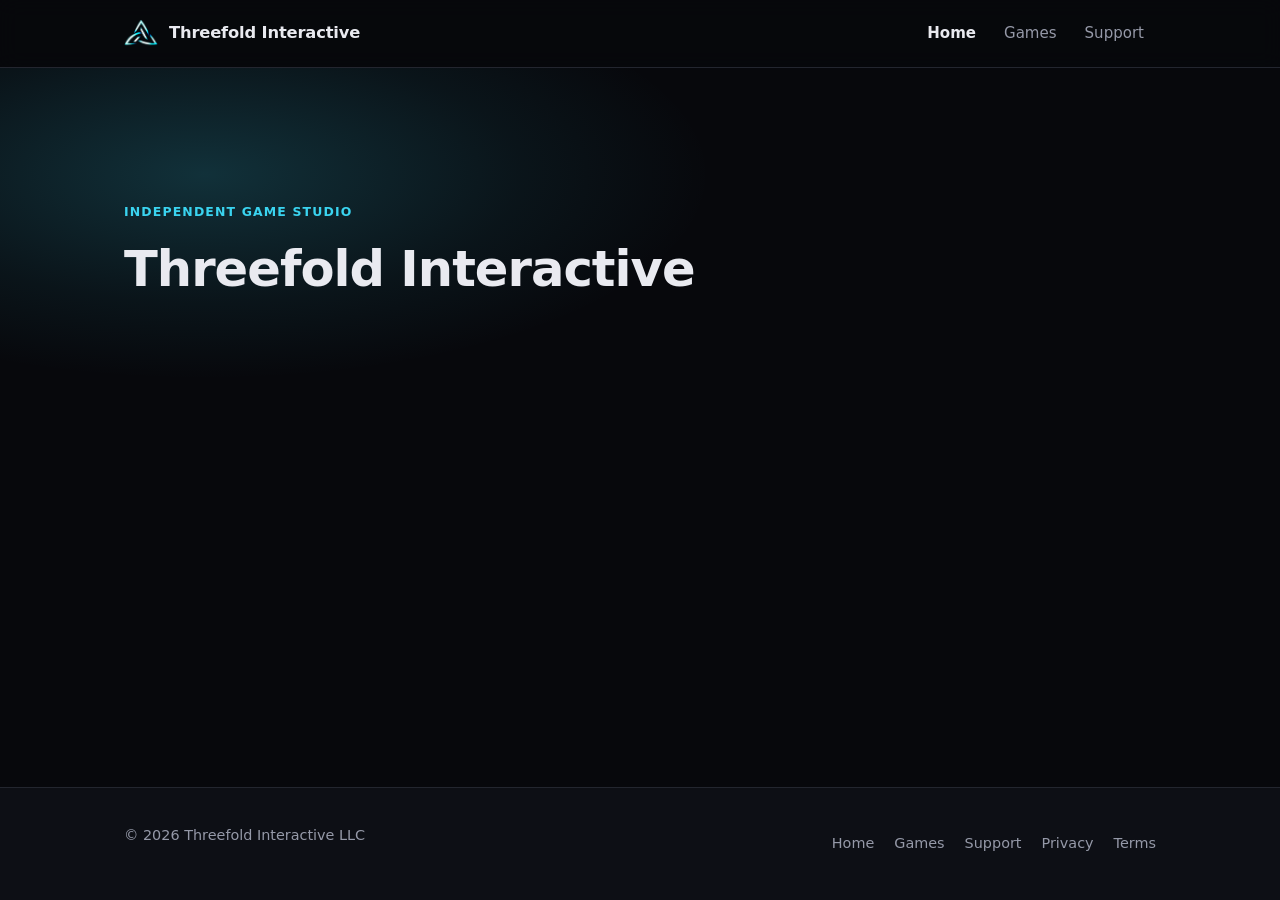
<file: index.html>
<!DOCTYPE html>
<html lang="en">
<head>
  <meta charset="UTF-8" />
  <meta name="viewport" content="width=device-width, initial-scale=1.0" />
  <title>Threefold Interactive LLC — Independent Game Studio</title>
  <meta name="description" content="Threefold Interactive LLC is an independent game studio. Our first game, Broken Divide, is a party-based autobattler, out now on Steam." />
  <link rel="canonical" href="https://threefoldinteractive.com/" />
  <meta name="theme-color" content="#07080c" />

  <meta property="og:type" content="website" />
  <meta property="og:site_name" content="Threefold Interactive LLC" />
  <meta property="og:title" content="Threefold Interactive LLC — Independent Game Studio" />
  <meta property="og:description" content="An independent game studio. Our first game, Broken Divide, is a party-based autobattler, out now on Steam." />
  <meta property="og:url" content="https://threefoldinteractive.com/" />
  <meta property="og:image" content="https://threefoldinteractive.com/assets/og-image.png" />
  <meta property="og:image:width" content="1200" />
  <meta property="og:image:height" content="630" />
  <meta name="twitter:card" content="summary_large_image" />

  <link rel="icon" href="/favicon.png" type="image/png" />
  <link rel="apple-touch-icon" href="/favicon.png" />
  <link rel="stylesheet" href="/assets/styles.css" />
</head>
<body>
  <a class="skip-link" href="#main">Skip to content</a>

  <header class="site-header">
    <div class="wrap">
      <a class="brand" href="/">
        <img src="/assets/logo-mark-web.png" alt="" width="34" height="28" />
        Threefold Interactive
      </a>
      <nav class="nav" aria-label="Primary">
        <a href="/" aria-current="page">Home</a>
        <a href="/games.html">Games</a>
        <a href="/support.html">Support</a>
      </nav>
    </div>
  </header>

  <main id="main">
    <section class="hero">
      <div class="wrap">
        <span class="eyebrow">Independent game studio</span>
        <h1>Threefold Interactive</h1>
      </div>
    </section>
  </main>

  <footer class="site-footer">
    <div class="wrap">
      <p>&copy; 2026 Threefold Interactive LLC</p>
      <nav aria-label="Footer">
        <a href="/">Home</a>
        <a href="/games.html">Games</a>
        <a href="/support.html">Support</a>
        <a href="/privacy.html">Privacy</a>
        <a href="/terms.html">Terms</a>
      </nav>
    </div>
  </footer>
</body>
</html>
</file>
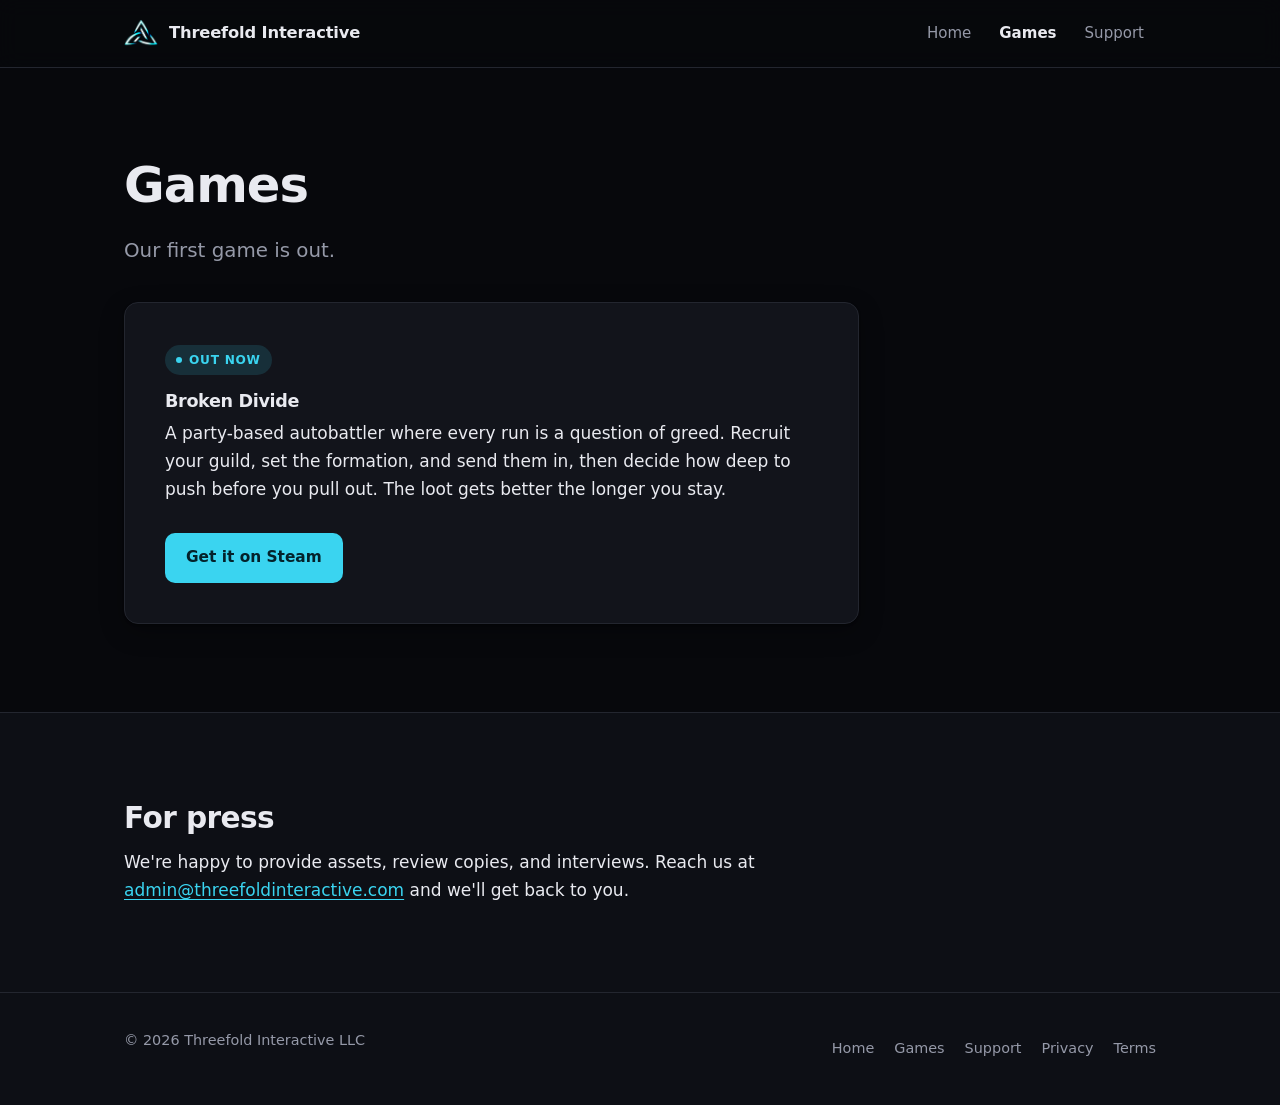
<file: games.html>
<!DOCTYPE html>
<html lang="en">
<head>
  <meta charset="UTF-8" />
  <meta name="viewport" content="width=device-width, initial-scale=1.0" />
  <title>Games — Threefold Interactive LLC</title>
  <meta name="description" content="Broken Divide is a party-based autobattler where every run is a question of greed. Out now on Steam from Threefold Interactive LLC." />
  <link rel="canonical" href="https://threefoldinteractive.com/games.html" />
  <meta name="theme-color" content="#07080c" />

  <meta property="og:type" content="website" />
  <meta property="og:site_name" content="Threefold Interactive LLC" />
  <meta property="og:title" content="Games — Threefold Interactive LLC" />
  <meta property="og:description" content="Broken Divide is a party-based autobattler where every run is a question of greed. Out now on Steam from Threefold Interactive LLC." />
  <meta property="og:url" content="https://threefoldinteractive.com/games.html" />
  <meta property="og:image" content="https://threefoldinteractive.com/assets/og-image.png" />
  <meta property="og:image:width" content="1200" />
  <meta property="og:image:height" content="630" />
  <meta name="twitter:card" content="summary_large_image" />

  <link rel="icon" href="/favicon.png" type="image/png" />
  <link rel="apple-touch-icon" href="/favicon.png" />
  <link rel="stylesheet" href="/assets/styles.css" />
</head>
<body>
  <a class="skip-link" href="#main">Skip to content</a>

  <header class="site-header">
    <div class="wrap">
      <a class="brand" href="/">
        <img src="/assets/logo-mark-web.png" alt="" width="34" height="28" />
        Threefold Interactive
      </a>
      <nav class="nav" aria-label="Primary">
        <a href="/">Home</a>
        <a href="/games.html" aria-current="page">Games</a>
        <a href="/support.html">Support</a>
      </nav>
    </div>
  </header>

  <main id="main">
    <section>
      <div class="wrap">
        <h1>Games</h1>
        <p class="lede">
          Our first game is out.
        </p>

        <div class="status-card" style="margin-top: 34px">
          <span class="tag tag-live">Out now</span>
          <h3>Broken Divide</h3>
          <p>
            A party-based autobattler where every run is a question of greed.
            Recruit your guild, set the formation, and send them in, then decide
            how deep to push before you pull out. The loot gets better the
            longer you stay.
          </p>
          <div class="actions">
            <a class="btn btn-primary" href="https://store.steampowered.com/app/4525630/Broken_Divide/" target="_blank" rel="noopener noreferrer" aria-label="Get Broken Divide on Steam (opens in a new tab)">Get it on Steam</a>
          </div>
        </div>

        <!--
          ── Adding another game ───────────────────────────────────────────────
          For a second title, copy the status-card block above and change the
          name, description, and store link. Use <span class="tag"> without
          tag-live for something still in development — that renders amber
          instead of cyan.

          Once there are three or more, wrap them in <div class="grid"> and
          switch the cards to <article class="card"> so they lay out in
          columns instead of stacking.

          For screenshots, add: <img src="/assets/GAME-screenshot.png"
          alt="Describe what the screenshot shows" width="1200" height="675" />
          ──────────────────────────────────────────────────────────────────────
        -->
      </div>
    </section>

    <section class="section-alt">
      <div class="wrap prose">
        <h2>For press</h2>
        <p>
          We're happy to provide assets, review copies, and interviews. Reach us
          at
          <a href="mailto:admin@threefoldinteractive.com">admin@threefoldinteractive.com</a>
          and we'll get back to you.
        </p>
      </div>
    </section>
  </main>

  <footer class="site-footer">
    <div class="wrap">
      <p>&copy; 2026 Threefold Interactive LLC</p>
      <nav aria-label="Footer">
        <a href="/">Home</a>
        <a href="/games.html">Games</a>
        <a href="/support.html">Support</a>
        <a href="/privacy.html">Privacy</a>
        <a href="/terms.html">Terms</a>
      </nav>
    </div>
  </footer>
</body>
</html>
</file>
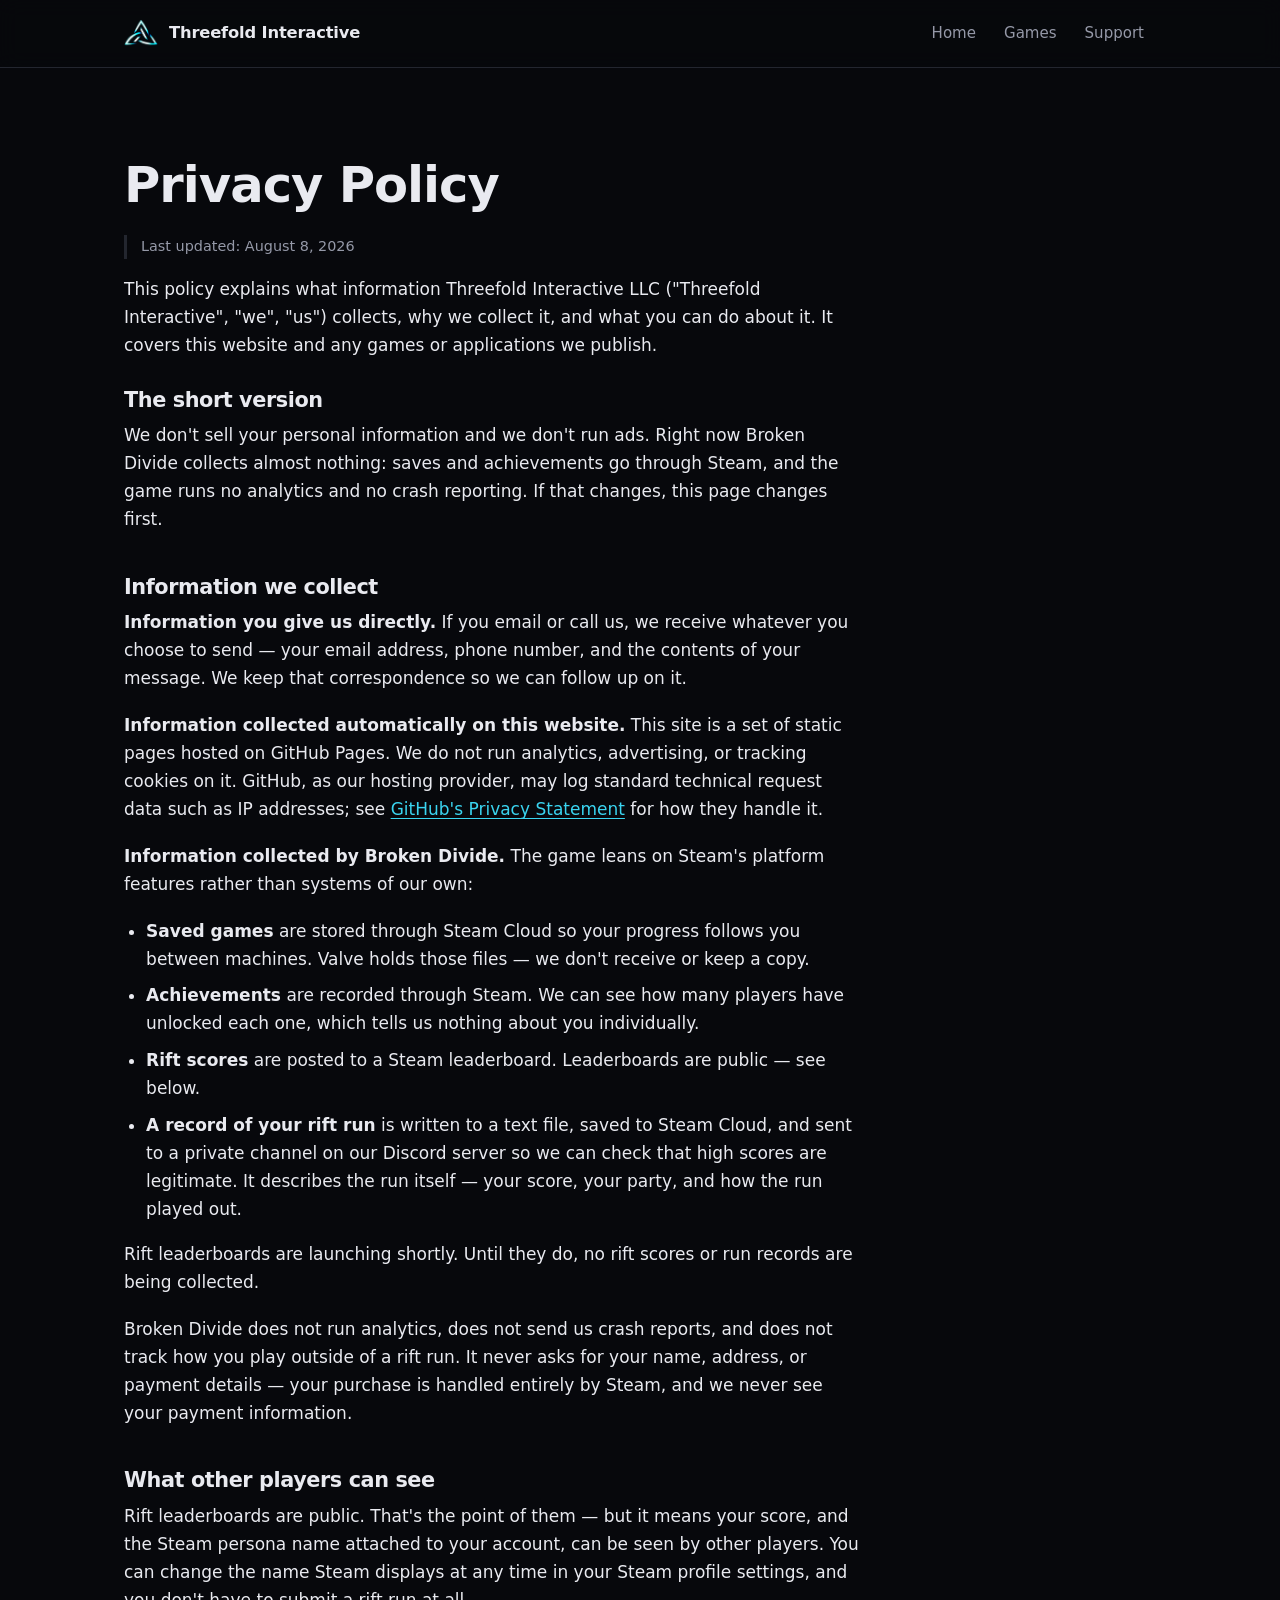
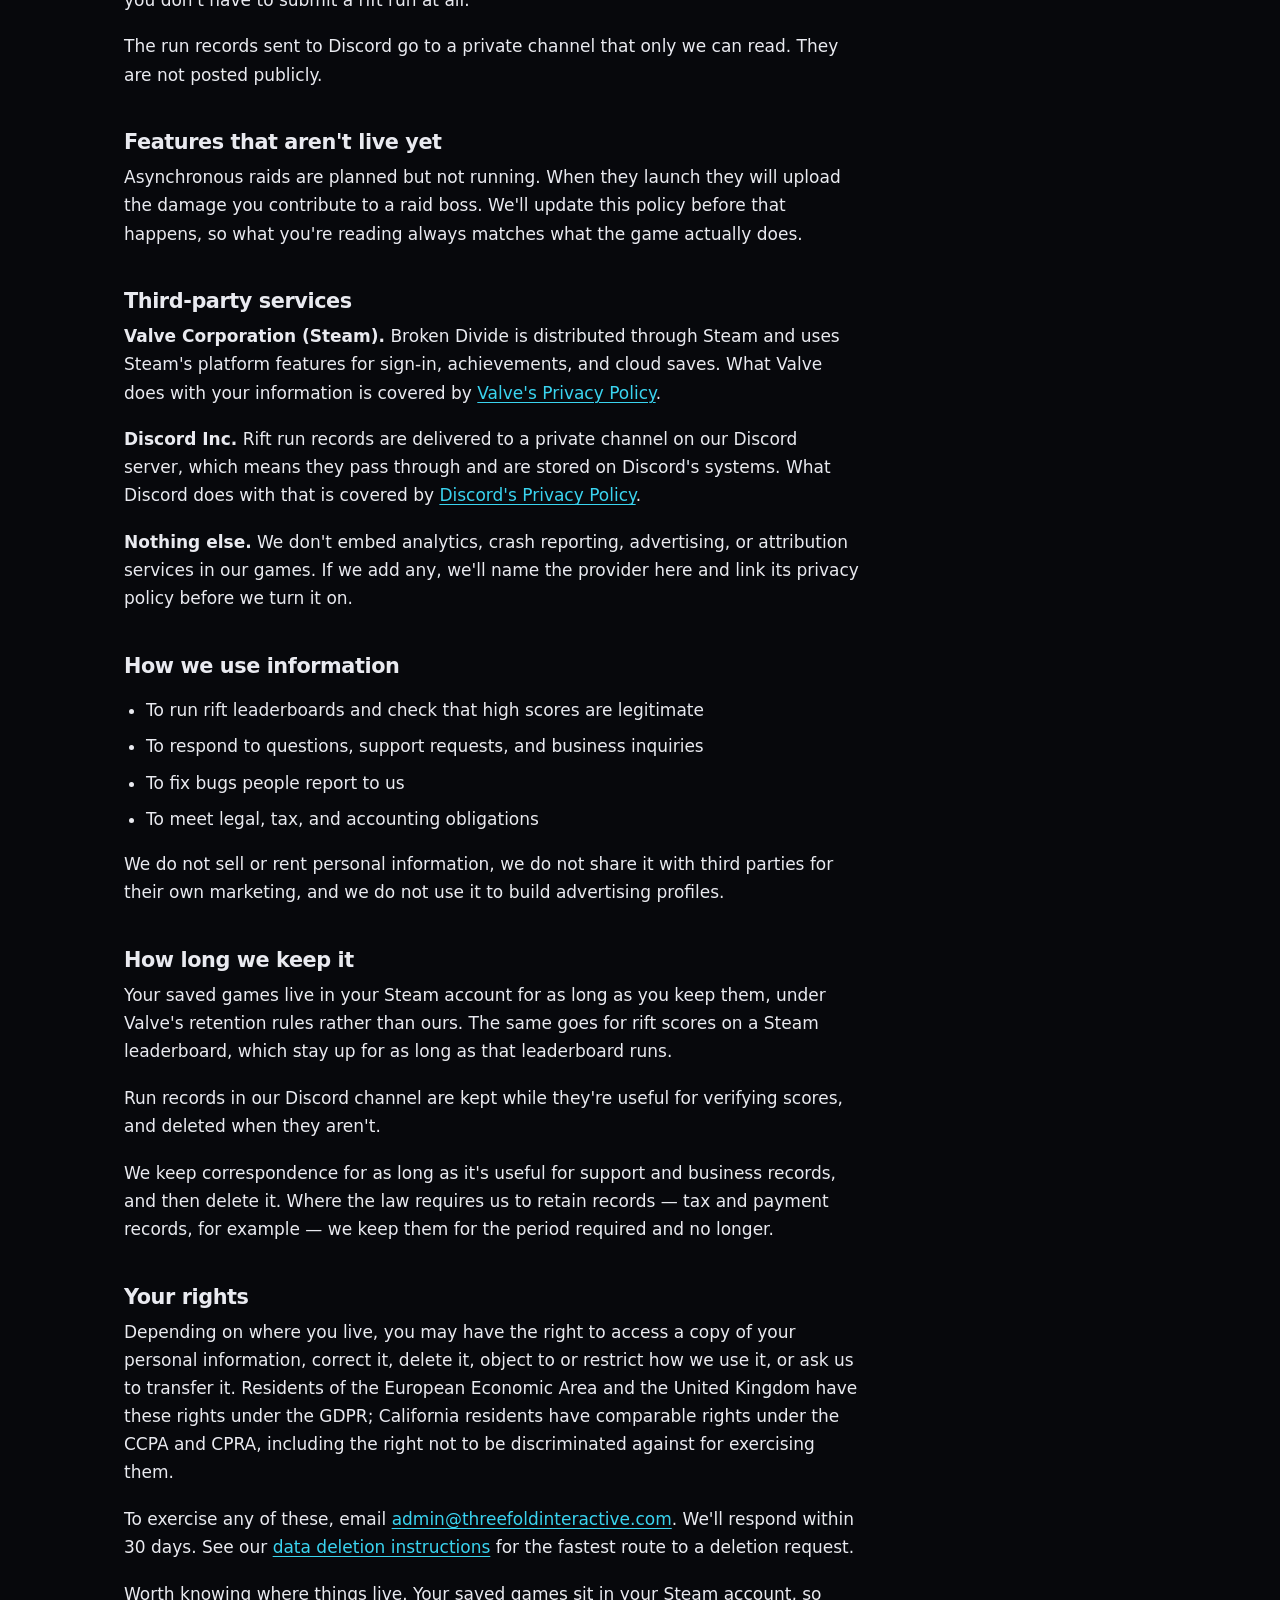
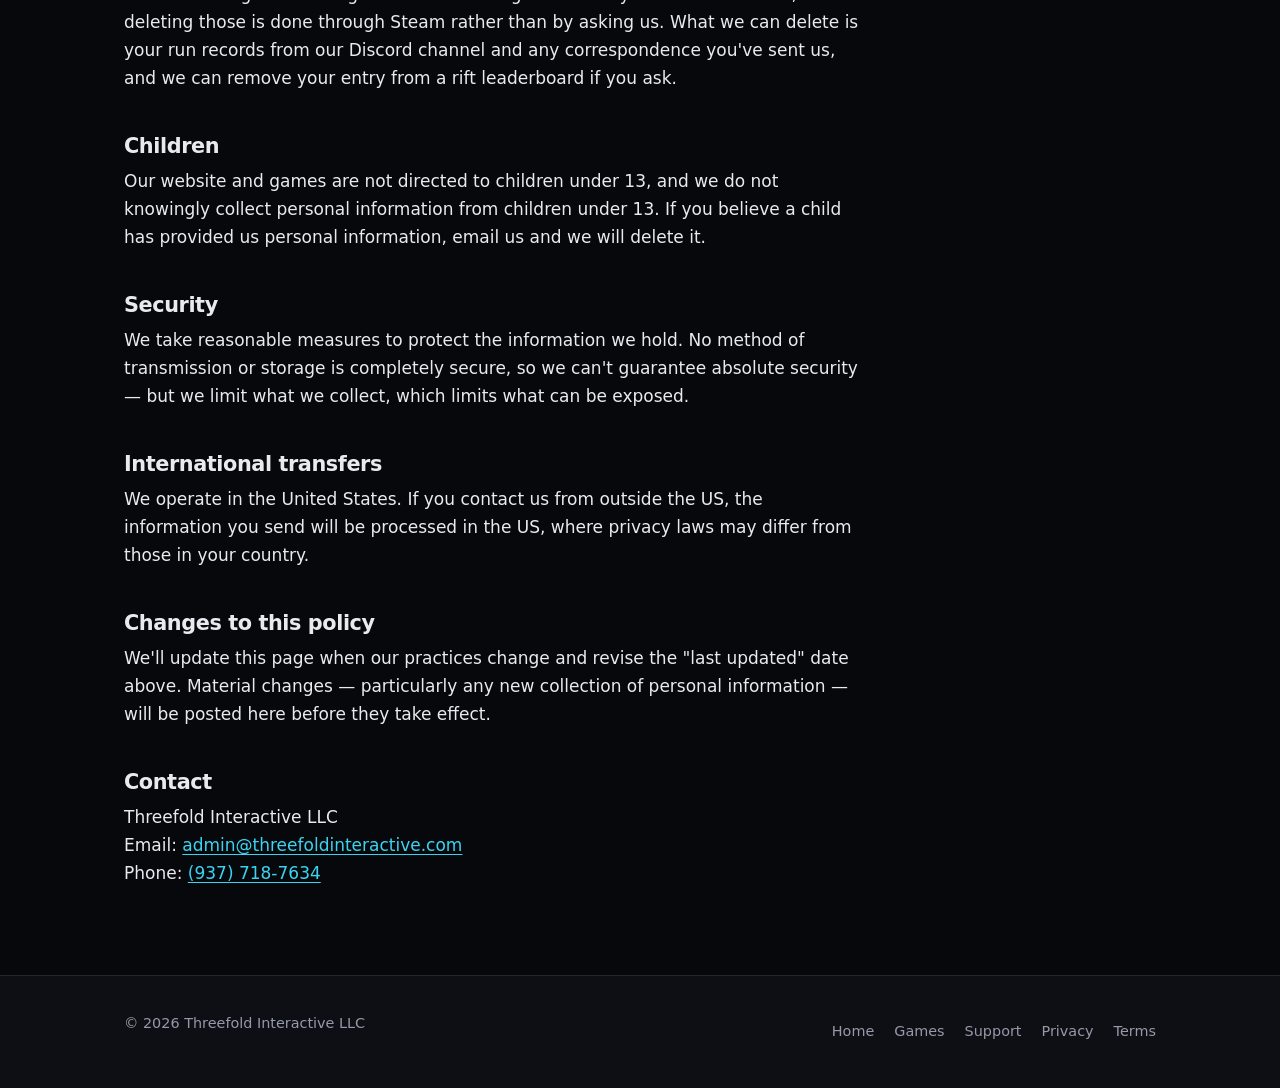
<file: privacy.html>
<!DOCTYPE html>
<html lang="en">
<head>
  <meta charset="UTF-8" />
  <meta name="viewport" content="width=device-width, initial-scale=1.0" />
  <title>Privacy Policy — Threefold Interactive LLC</title>
  <meta name="description" content="How Threefold Interactive LLC collects, uses, and protects your information." />
  <link rel="canonical" href="https://threefoldinteractive.com/privacy.html" />
  <meta name="theme-color" content="#07080c" />
  <meta name="robots" content="index, follow" />

  <meta property="og:type" content="website" />
  <meta property="og:site_name" content="Threefold Interactive LLC" />
  <meta property="og:title" content="Privacy Policy — Threefold Interactive LLC" />
  <meta property="og:description" content="How Threefold Interactive LLC collects, uses, and protects your information." />
  <meta property="og:url" content="https://threefoldinteractive.com/privacy.html" />
  <meta property="og:image" content="https://threefoldinteractive.com/assets/og-image.png" />
  <meta property="og:image:width" content="1200" />
  <meta property="og:image:height" content="630" />
  <meta name="twitter:card" content="summary_large_image" />

  <link rel="icon" href="/favicon.png" type="image/png" />
  <link rel="apple-touch-icon" href="/favicon.png" />
  <link rel="stylesheet" href="/assets/styles.css" />
</head>
<!--
  ═══════════════════════════════════════════════════════════════════════════
  MAINTAINER NOTE

  MAINTAINER NOTE

  Current state, confirmed by the studio:

  - No analytics, no crash reporting.
  - Cloud saves are Steam Cloud, so Valve holds them.
  - Rift leaderboards ship SHORTLY: score to a Steam leaderboard, plus a
    run-record .txt to Steam Cloud and to a private Discord channel via
    webhook.
  - Asynchronous raids are still NOT live.

  ON THE DAY RIFTS GO LIVE: delete the marked paragraph in "Information we
  collect" that says leaderboards are launching shortly. Everything else
  already describes rifts as active.

  TWO THINGS TO CONFIRM, because this page states them as fact:

  1. WHAT IS IN THE .txt. This says it holds the run — score, party, how it
     played out. If it also carries the SteamID or persona name, that is
     personal data going to Discord and the wording should say so plainly.
  2. THE DISCORD CHANNEL IS PRIVATE. This says only the studio can read it.
     If run records land anywhere players can see, that is a public
     disclosure and must be described as one.

  UPDATE THIS PAGE BEFORE, NOT AFTER, any of the following ship:
  - Asynchronous raids.
  - Any analytics or crash-reporting SDK — name the vendor under
    "Third-party services"; GDPR expects processors named.
  - Anything stored on a backend Threefold runs rather than on Steam or
    Discord. That changes who holds player data and what deletion means.

  Also: keep this consistent with the Steam store page's privacy
  disclosures, and update the "Last updated" date whenever the text changes.

  This is a starting template, not legal advice. The current footprint is
  small enough that the risk is low. The moment leaderboards go live and a
  backend starts holding player data — with EU players in the mix — that
  stops being true and a lawyer becomes worth the money.
  ═══════════════════════════════════════════════════════════════════════════
-->
<body>
  <a class="skip-link" href="#main">Skip to content</a>

  <header class="site-header">
    <div class="wrap">
      <a class="brand" href="/">
        <img src="/assets/logo-mark-web.png" alt="" width="34" height="28" />
        Threefold Interactive
      </a>
      <nav class="nav" aria-label="Primary">
        <a href="/">Home</a>
        <a href="/games.html">Games</a>
        <a href="/support.html">Support</a>
      </nav>
    </div>
  </header>

  <main id="main">
    <section>
      <div class="wrap legal">
        <h1>Privacy Policy</h1>
        <p class="updated">Last updated: August 8, 2026</p>

        <p>
          This policy explains what information Threefold Interactive LLC
          ("Threefold Interactive", "we", "us") collects, why we collect it, and
          what you can do about it. It covers this website and any games or
          applications we publish.
        </p>

        <h2>The short version</h2>
        <p>
          We don't sell your personal information and we don't run ads. Right
          now Broken Divide collects almost nothing: saves and achievements go
          through Steam, and the game runs no analytics and no crash reporting.
          If that changes, this page changes first.
        </p>

        <h2>Information we collect</h2>
        <p><strong>Information you give us directly.</strong> If you email or
        call us, we receive whatever you choose to send — your email address,
        phone number, and the contents of your message. We keep that
        correspondence so we can follow up on it.</p>

        <p><strong>Information collected automatically on this website.</strong>
        This site is a set of static pages hosted on GitHub Pages. We do not run
        analytics, advertising, or tracking cookies on it. GitHub, as our
        hosting provider, may log standard technical request data such as IP
        addresses; see
        <a href="https://docs.github.com/site-policy/privacy-policies/github-privacy-statement" target="_blank" rel="noopener noreferrer">GitHub's Privacy Statement</a>
        for how they handle it.</p>

        <p><strong>Information collected by Broken Divide.</strong> The game
        leans on Steam's platform features rather than systems of our own:</p>
        <ul>
          <li><strong>Saved games</strong> are stored through Steam Cloud so
          your progress follows you between machines. Valve holds those files —
          we don't receive or keep a copy.</li>
          <li><strong>Achievements</strong> are recorded through Steam. We can
          see how many players have unlocked each one, which tells us nothing
          about you individually.</li>
          <li><strong>Rift scores</strong> are posted to a Steam leaderboard.
          Leaderboards are public — see below.</li>
          <li><strong>A record of your rift run</strong> is written to a text
          file, saved to Steam Cloud, and sent to a private channel on our
          Discord server so we can check that high scores are legitimate. It
          describes the run itself — your score, your party, and how the run
          played out.</li>
        </ul>
        <!-- DELETE THE NEXT PARAGRAPH ON THE DAY RIFT LEADERBOARDS GO LIVE. -->
        <p>
          Rift leaderboards are launching shortly. Until they do, no rift scores
          or run records are being collected.
        </p>
        <p>
          Broken Divide does not run analytics, does not send us crash reports,
          and does not track how you play outside of a rift run. It never asks
          for your name, address, or payment details — your purchase is handled
          entirely by Steam, and we never see your payment information.
        </p>

        <h2>What other players can see</h2>
        <p>
          Rift leaderboards are public. That's the point of them — but it means
          your score, and the Steam persona name attached to your account, can be
          seen by other players. You can change the name Steam displays at any
          time in your Steam profile settings, and you don't have to submit a
          rift run at all.
        </p>
        <p>
          The run records sent to Discord go to a private channel that only we
          can read. They are not posted publicly.
        </p>

        <h2>Features that aren't live yet</h2>
        <p>
          Asynchronous raids are planned but not running. When they launch they
          will upload the damage you contribute to a raid boss. We'll update this
          policy before that happens, so what you're reading always matches what
          the game actually does.
        </p>

        <h2>Third-party services</h2>
        <p>
          <strong>Valve Corporation (Steam).</strong> Broken Divide is
          distributed through Steam and uses Steam's platform features for
          sign-in, achievements, and cloud saves. What Valve does with your
          information is covered by
          <a href="https://store.steampowered.com/privacy_agreement/" target="_blank" rel="noopener noreferrer">Valve's Privacy Policy</a>.
        </p>
        <p>
          <strong>Discord Inc.</strong> Rift run records are delivered to a
          private channel on our Discord server, which means they pass through
          and are stored on Discord's systems. What Discord does with that is
          covered by
          <a href="https://discord.com/privacy" target="_blank" rel="noopener noreferrer">Discord's Privacy Policy</a>.
        </p>
        <p>
          <strong>Nothing else.</strong> We don't embed analytics, crash
          reporting, advertising, or attribution services in our games. If we add
          any, we'll name the provider here and link its privacy policy before we
          turn it on.
        </p>

        <h2>How we use information</h2>
        <ul>
          <li>To run rift leaderboards and check that high scores are legitimate</li>
          <li>To respond to questions, support requests, and business inquiries</li>
          <li>To fix bugs people report to us</li>
          <li>To meet legal, tax, and accounting obligations</li>
        </ul>
        <p>
          We do not sell or rent personal information, we do not share it with
          third parties for their own marketing, and we do not use it to build
          advertising profiles.
        </p>

        <h2>How long we keep it</h2>
        <p>
          Your saved games live in your Steam account for as long as you keep
          them, under Valve's retention rules rather than ours. The same goes for
          rift scores on a Steam leaderboard, which stay up for as long as that
          leaderboard runs.
        </p>
        <p>
          Run records in our Discord channel are kept while they're useful for
          verifying scores, and deleted when they aren't.
        </p>
        <p>
          We keep correspondence for as long as it's useful for support and
          business records, and then delete it. Where the law requires us to
          retain records — tax and payment records, for example — we keep them
          for the period required and no longer.
        </p>

        <h2>Your rights</h2>
        <p>
          Depending on where you live, you may have the right to access a copy
          of your personal information, correct it, delete it, object to or
          restrict how we use it, or ask us to transfer it. Residents of the
          European Economic Area and the United Kingdom have these rights under
          the GDPR; California residents have comparable rights under the CCPA
          and CPRA, including the right not to be discriminated against for
          exercising them.
        </p>
        <p>
          To exercise any of these, email
          <a href="mailto:admin@threefoldinteractive.com">admin@threefoldinteractive.com</a>.
          We'll respond within 30 days. See our
          <a href="/support.html#data-deletion">data deletion instructions</a>
          for the fastest route to a deletion request.
        </p>
        <p>
          Worth knowing where things live. Your saved games sit in your Steam
          account, so deleting those is done through Steam rather than by asking
          us. What we can delete is your run records from our Discord channel and
          any correspondence you've sent us, and we can remove your entry from a
          rift leaderboard if you ask.
        </p>

        <h2>Children</h2>
        <p>
          Our website and games are not directed to children under 13, and we do
          not knowingly collect personal information from children under 13. If
          you believe a child has provided us personal information, email us and
          we will delete it.
        </p>

        <h2>Security</h2>
        <p>
          We take reasonable measures to protect the information we hold. No
          method of transmission or storage is completely secure, so we can't
          guarantee absolute security — but we limit what we collect, which
          limits what can be exposed.
        </p>

        <h2>International transfers</h2>
        <p>
          We operate in the United States. If you contact us from outside the
          US, the information you send will be processed in the US, where
          privacy laws may differ from those in your country.
        </p>

        <h2>Changes to this policy</h2>
        <p>
          We'll update this page when our practices change and revise the "last
          updated" date above. Material changes — particularly any new
          collection of personal information — will be posted here before they
          take effect.
        </p>

        <h2>Contact</h2>
        <p>
          Threefold Interactive LLC<br />
          Email: <a href="mailto:admin@threefoldinteractive.com">admin@threefoldinteractive.com</a><br />
          Phone: <a href="tel:+19377187634">(937) 718-7634</a>
        </p>
      </div>
    </section>
  </main>

  <footer class="site-footer">
    <div class="wrap">
      <p>&copy; 2026 Threefold Interactive LLC</p>
      <nav aria-label="Footer">
        <a href="/">Home</a>
        <a href="/games.html">Games</a>
        <a href="/support.html">Support</a>
        <a href="/privacy.html">Privacy</a>
        <a href="/terms.html">Terms</a>
      </nav>
    </div>
  </footer>
</body>
</html>
</file>
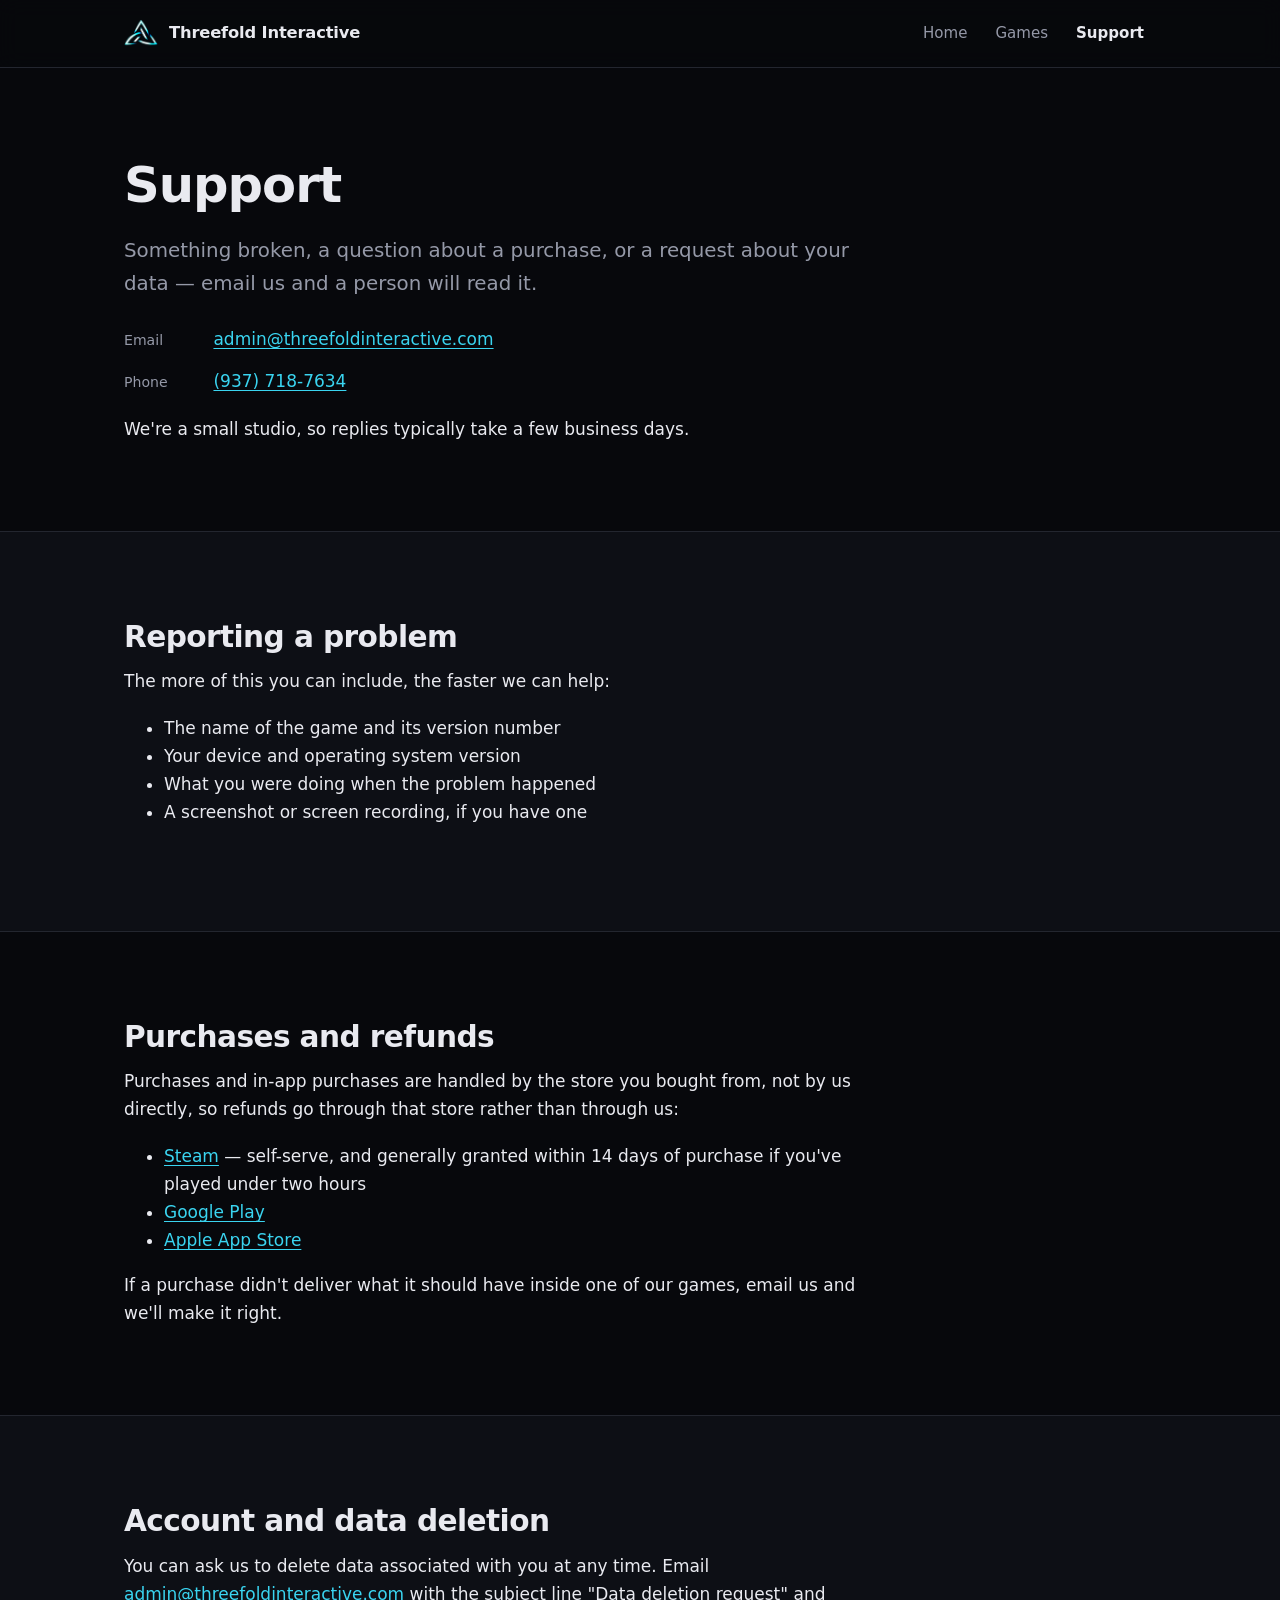
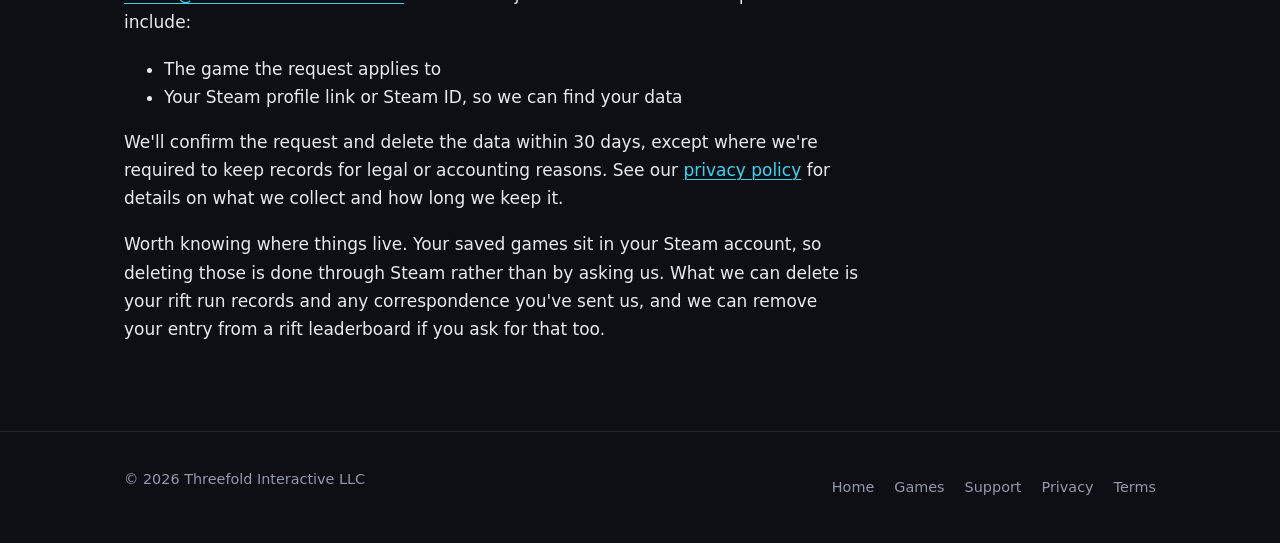
<file: support.html>
<!DOCTYPE html>
<html lang="en">
<head>
  <meta charset="UTF-8" />
  <meta name="viewport" content="width=device-width, initial-scale=1.0" />
  <title>Support — Threefold Interactive LLC</title>
  <meta name="description" content="Get help with a Threefold Interactive game, request data deletion, or contact the studio." />
  <link rel="canonical" href="https://threefoldinteractive.com/support.html" />
  <meta name="theme-color" content="#07080c" />

  <meta property="og:type" content="website" />
  <meta property="og:site_name" content="Threefold Interactive LLC" />
  <meta property="og:title" content="Support — Threefold Interactive LLC" />
  <meta property="og:description" content="Get help with a Threefold Interactive game, request data deletion, or contact the studio." />
  <meta property="og:url" content="https://threefoldinteractive.com/support.html" />
  <meta property="og:image" content="https://threefoldinteractive.com/assets/og-image.png" />
  <meta property="og:image:width" content="1200" />
  <meta property="og:image:height" content="630" />
  <meta name="twitter:card" content="summary_large_image" />

  <link rel="icon" href="/favicon.png" type="image/png" />
  <link rel="apple-touch-icon" href="/favicon.png" />
  <link rel="stylesheet" href="/assets/styles.css" />
</head>
<body>
  <a class="skip-link" href="#main">Skip to content</a>

  <header class="site-header">
    <div class="wrap">
      <a class="brand" href="/">
        <img src="/assets/logo-mark-web.png" alt="" width="34" height="28" />
        Threefold Interactive
      </a>
      <nav class="nav" aria-label="Primary">
        <a href="/">Home</a>
        <a href="/games.html">Games</a>
        <a href="/support.html" aria-current="page">Support</a>
      </nav>
    </div>
  </header>

  <main id="main">
    <section>
      <div class="wrap prose">
        <h1>Support</h1>
        <p class="lede">
          Something broken, a question about a purchase, or a request about your
          data — email us and a person will read it.
        </p>

        <ul class="contact-list">
          <li>
            <span class="contact-label">Email</span>
            <a href="mailto:admin@threefoldinteractive.com">admin@threefoldinteractive.com</a>
          </li>
          <li>
            <span class="contact-label">Phone</span>
            <a href="tel:+19377187634">(937) 718-7634</a>
          </li>
        </ul>
        <p style="margin-top: 20px">
          We're a small studio, so replies typically take a few business days.
        </p>
      </div>
    </section>

    <section class="section-alt">
      <div class="wrap prose">
        <h2>Reporting a problem</h2>
        <p>
          The more of this you can include, the faster we can help:
        </p>
        <ul>
          <li>The name of the game and its version number</li>
          <li>Your device and operating system version</li>
          <li>What you were doing when the problem happened</li>
          <li>A screenshot or screen recording, if you have one</li>
        </ul>
      </div>
    </section>

    <section>
      <div class="wrap prose">
        <h2 id="refunds">Purchases and refunds</h2>
        <p>
          Purchases and in-app purchases are handled by the store you bought
          from, not by us directly, so refunds go through that store rather than
          through us:
        </p>
        <ul>
          <li>
            <a href="https://store.steampowered.com/steam_refunds/" target="_blank" rel="noopener noreferrer">Steam</a>
            — self-serve, and generally granted within 14 days of purchase if
            you've played under two hours
          </li>
          <li>
            <a href="https://support.google.com/googleplay/answer/2479637" target="_blank" rel="noopener noreferrer">Google Play</a>
          </li>
          <li>
            <a href="https://support.apple.com/en-us/HT204084" target="_blank" rel="noopener noreferrer">Apple App Store</a>
          </li>
        </ul>
        <p>
          If a purchase didn't deliver what it should have inside one of our
          games, email us and we'll make it right.
        </p>
      </div>
    </section>

    <section class="section-alt">
      <div class="wrap prose">
        <h2 id="data-deletion">Account and data deletion</h2>
        <p>
          You can ask us to delete data associated with you at any time. Email
          <a href="mailto:admin@threefoldinteractive.com?subject=Data%20deletion%20request">admin@threefoldinteractive.com</a>
          with the subject line "Data deletion request" and include:
        </p>
        <ul>
          <li>The game the request applies to</li>
          <li>Your Steam profile link or Steam ID, so we can find your data</li>
        </ul>
        <p>
          We'll confirm the request and delete the data within 30 days, except
          where we're required to keep records for legal or accounting reasons.
          See our <a href="/privacy.html">privacy policy</a> for details on what
          we collect and how long we keep it.
        </p>
        <p>
          Worth knowing where things live. Your saved games sit in your Steam
          account, so deleting those is done through Steam rather than by asking
          us. What we can delete is your rift run records and any correspondence
          you've sent us, and we can remove your entry from a rift leaderboard
          if you ask for that too.
        </p>
      </div>
    </section>
  </main>

  <footer class="site-footer">
    <div class="wrap">
      <p>&copy; 2026 Threefold Interactive LLC</p>
      <nav aria-label="Footer">
        <a href="/">Home</a>
        <a href="/games.html">Games</a>
        <a href="/support.html">Support</a>
        <a href="/privacy.html">Privacy</a>
        <a href="/terms.html">Terms</a>
      </nav>
    </div>
  </footer>
</body>
</html>
</file>
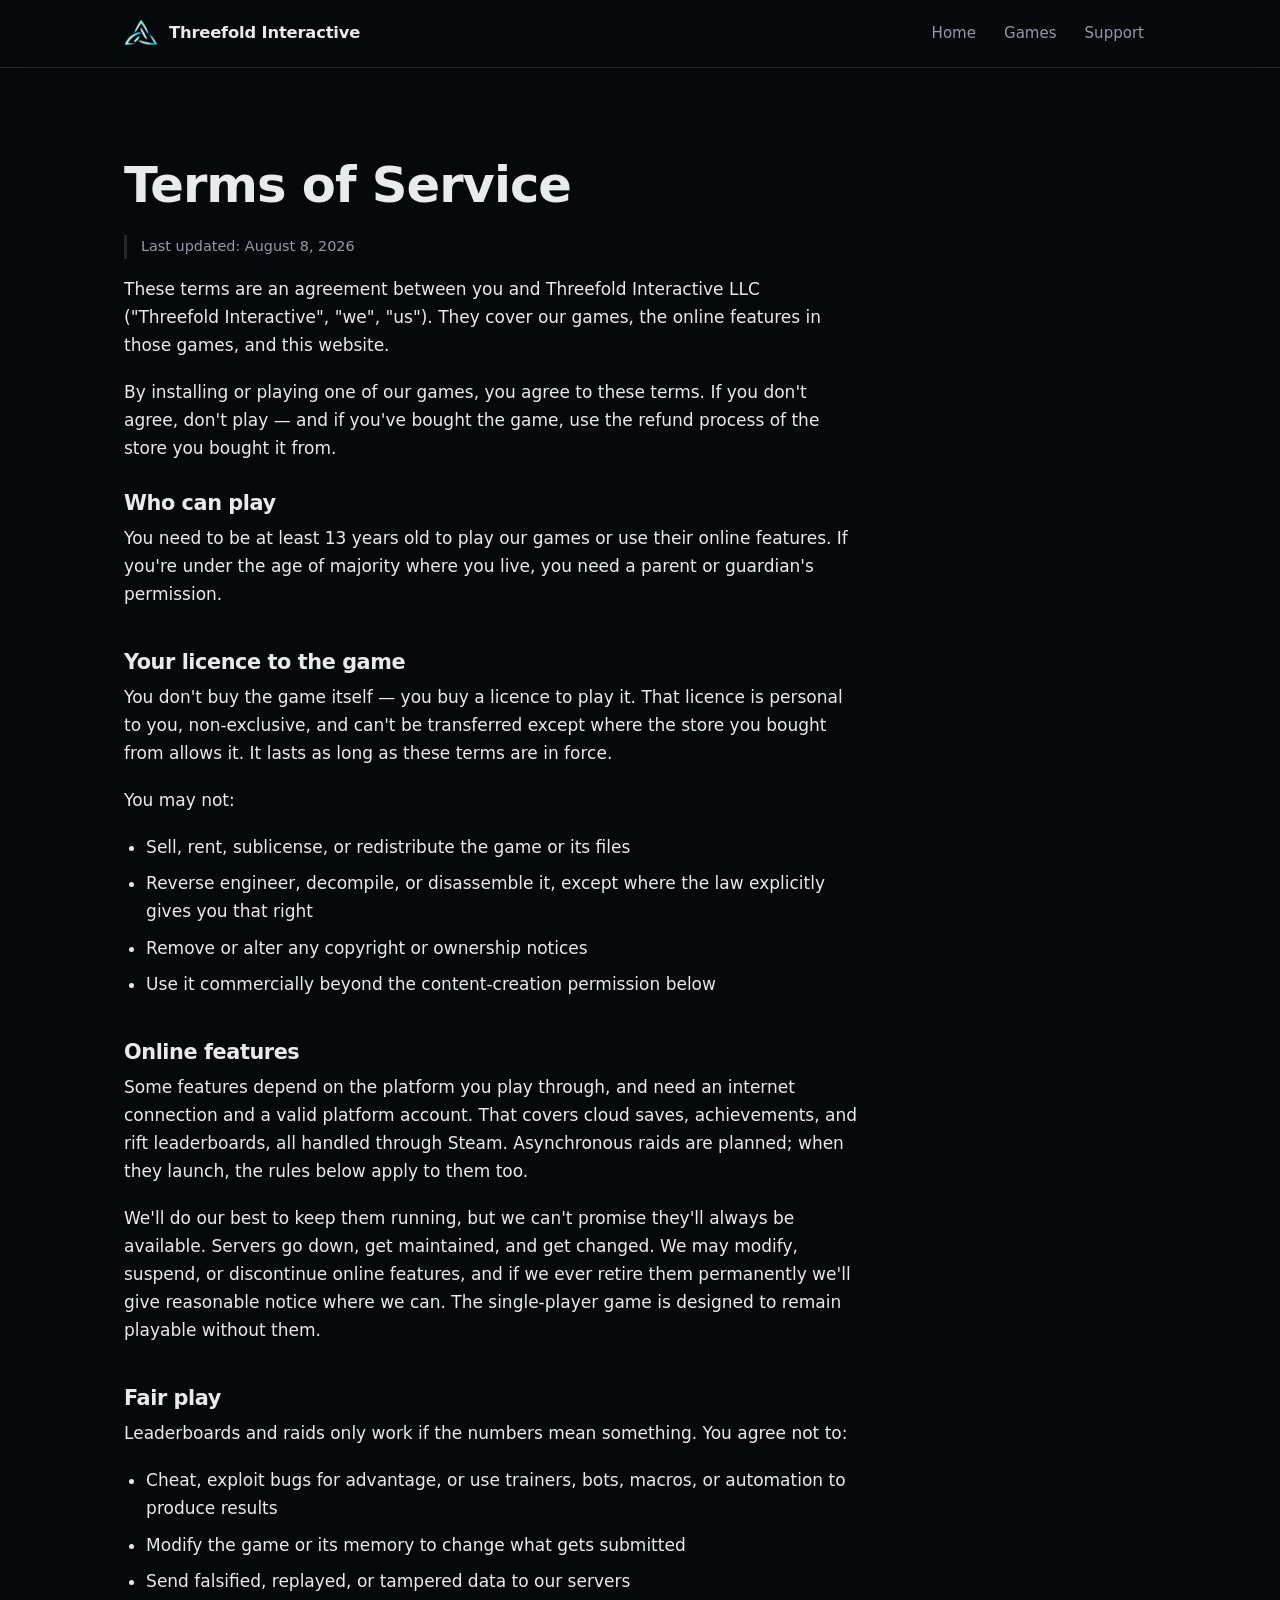
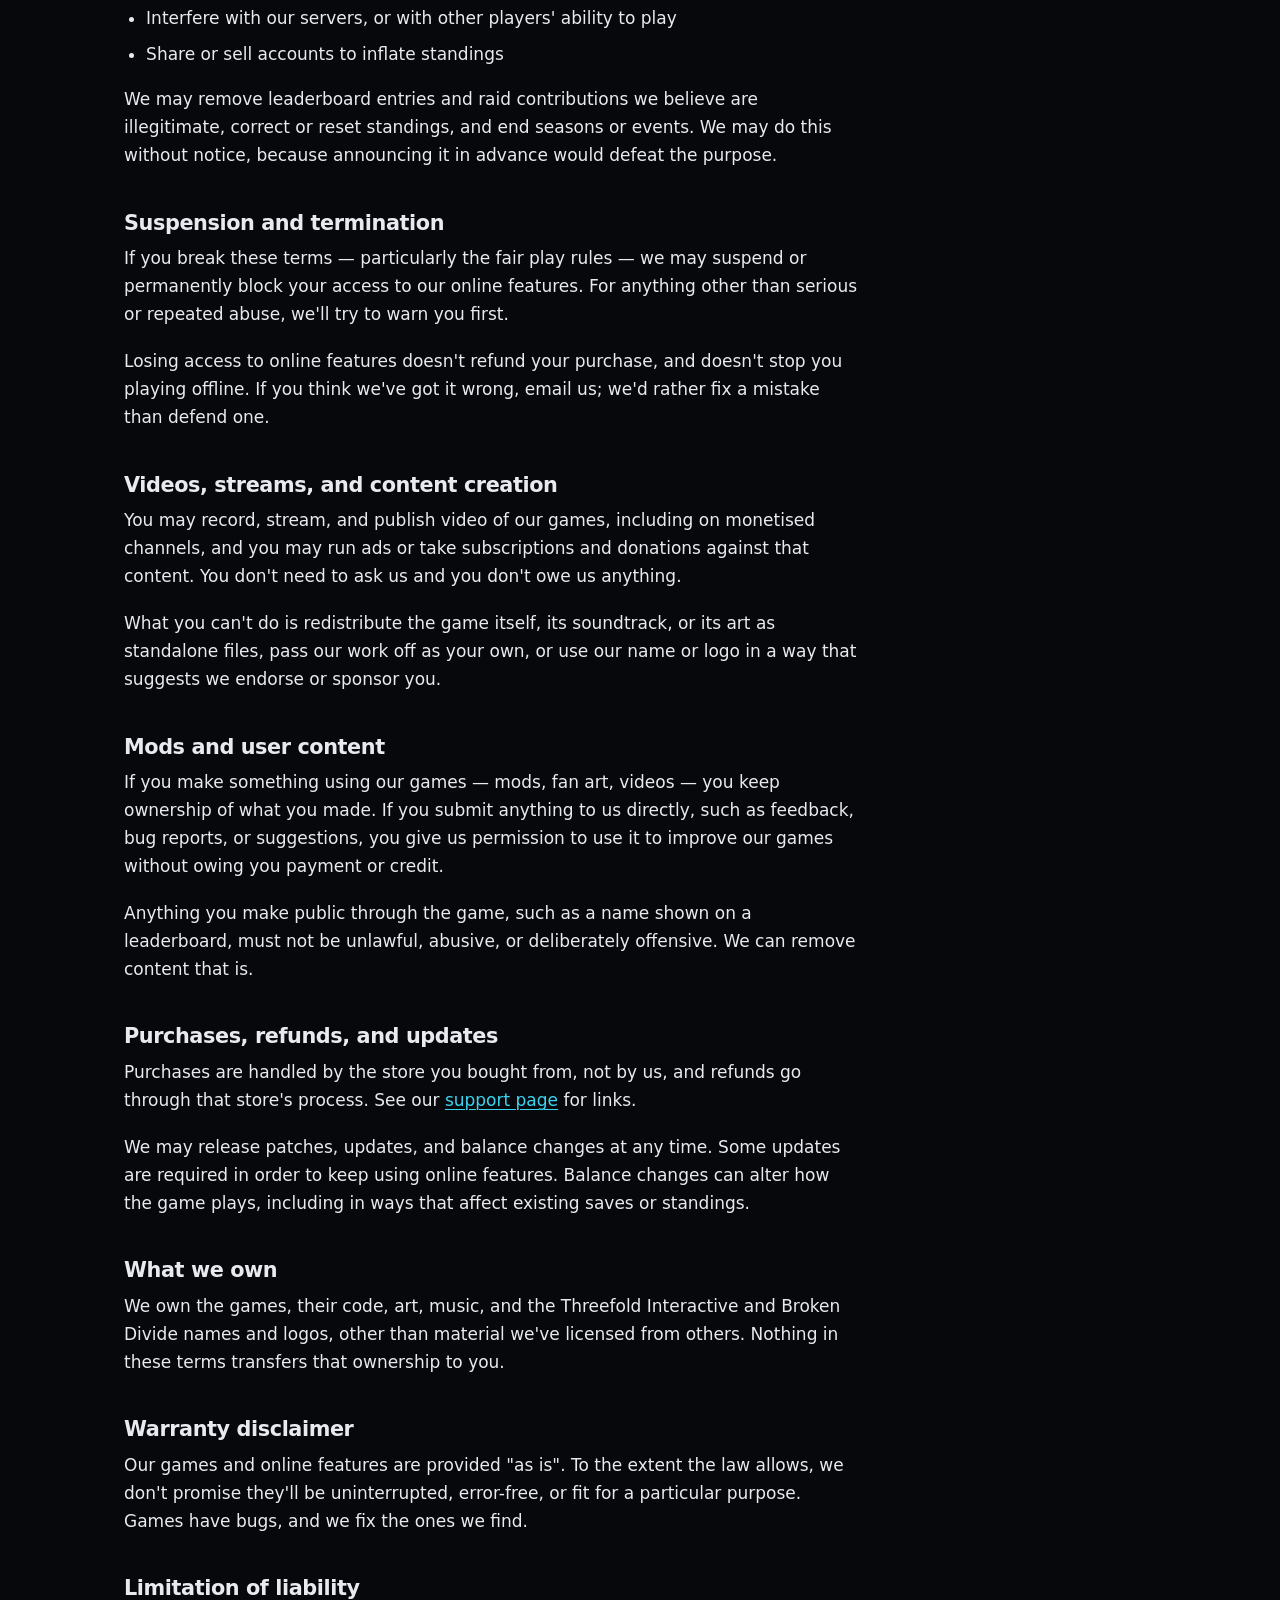
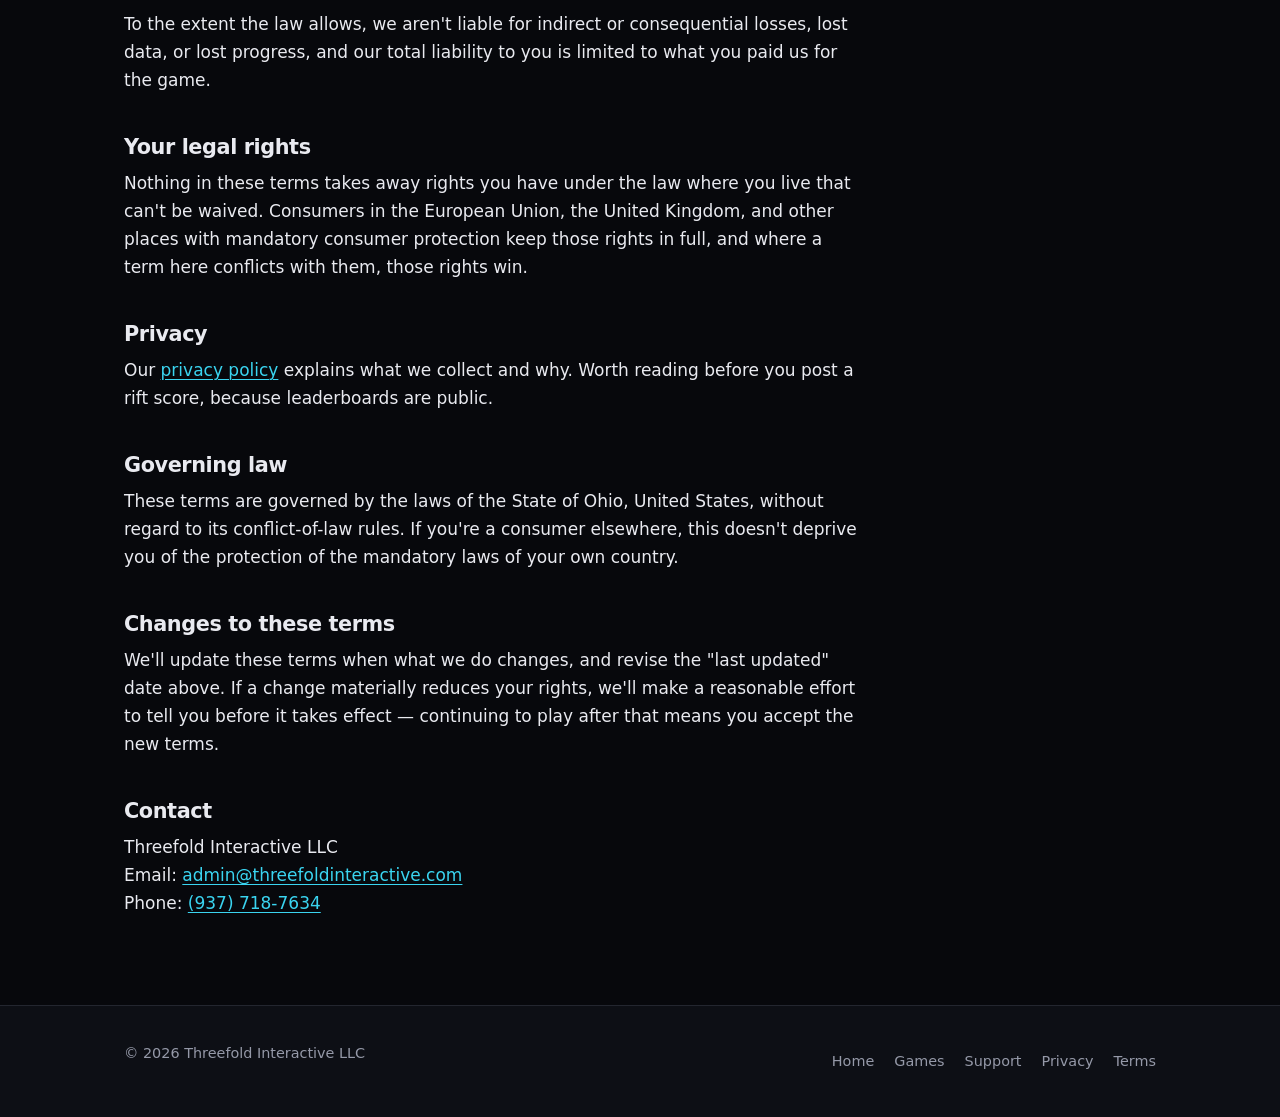
<file: terms.html>
<!DOCTYPE html>
<html lang="en">
<head>
  <meta charset="UTF-8" />
  <meta name="viewport" content="width=device-width, initial-scale=1.0" />
  <title>Terms of Service — Threefold Interactive LLC</title>
  <meta name="description" content="The terms that apply to Threefold Interactive LLC's games, online features, and website." />
  <link rel="canonical" href="https://threefoldinteractive.com/terms.html" />
  <meta name="theme-color" content="#07080c" />
  <meta name="robots" content="index, follow" />

  <meta property="og:type" content="website" />
  <meta property="og:site_name" content="Threefold Interactive LLC" />
  <meta property="og:title" content="Terms of Service — Threefold Interactive LLC" />
  <meta property="og:description" content="The terms that apply to Threefold Interactive LLC's games, online features, and website." />
  <meta property="og:url" content="https://threefoldinteractive.com/terms.html" />
  <meta property="og:image" content="https://threefoldinteractive.com/assets/og-image.png" />
  <meta property="og:image:width" content="1200" />
  <meta property="og:image:height" content="630" />
  <meta name="twitter:card" content="summary_large_image" />

  <link rel="icon" href="/favicon.png" type="image/png" />
  <link rel="apple-touch-icon" href="/favicon.png" />
  <link rel="stylesheet" href="/assets/styles.css" />
</head>
<!--
  ═══════════════════════════════════════════════════════════════════════════
  MAINTAINER NOTE

  Broken Divide is released, so these terms are live and in force.

  Governing law is Ohio — confirmed by the studio, not assumed.

  This is a starting draft, not legal advice. Three things remain open:

  1. NO ARBITRATION CLAUSE. Deliberately left out. Binding arbitration and
     class-action waivers are a real strategic choice with real tradeoffs,
     and are unenforceable or restricted in several places. Decide with a
     lawyer rather than inheriting one from a template.

  2. NO BUSINESS ADDRESS. Some consumer-protection regimes expect a trading
     address in published terms. Only email and phone are listed. Add the
     LLC's registered address if you want to be safe in the EU/UK.

  3. AGE THRESHOLD IS 13, matching the privacy policy and Steam. If a game
     is ever aimed younger, both documents change together.

  Also: if Broken Divide ships on mobile, check whether Apple's or Google's
  standard EULA terms conflict with anything here. Apple in particular
  requires specific acknowledgements in a custom EULA.

  Public leaderboards, a backend holding player data, and EU players are
  genuinely the point where paying a lawyer beats guessing.
  ═══════════════════════════════════════════════════════════════════════════
-->
<body>
  <a class="skip-link" href="#main">Skip to content</a>

  <header class="site-header">
    <div class="wrap">
      <a class="brand" href="/">
        <img src="/assets/logo-mark-web.png" alt="" width="34" height="28" />
        Threefold Interactive
      </a>
      <nav class="nav" aria-label="Primary">
        <a href="/">Home</a>
        <a href="/games.html">Games</a>
        <a href="/support.html">Support</a>
      </nav>
    </div>
  </header>

  <main id="main">
    <section>
      <div class="wrap legal">
        <h1>Terms of Service</h1>
        <p class="updated">Last updated: August 8, 2026</p>

        <p>
          These terms are an agreement between you and Threefold Interactive LLC
          ("Threefold Interactive", "we", "us"). They cover our games, the online
          features in those games, and this website.
        </p>
        <p>
          By installing or playing one of our games, you agree to these terms. If
          you don't agree, don't play — and if you've bought the game, use the
          refund process of the store you bought it from.
        </p>

        <h2>Who can play</h2>
        <p>
          You need to be at least 13 years old to play our games or use their
          online features. If you're under the age of majority where you live,
          you need a parent or guardian's permission.
        </p>

        <h2>Your licence to the game</h2>
        <p>
          You don't buy the game itself — you buy a licence to play it. That
          licence is personal to you, non-exclusive, and can't be transferred
          except where the store you bought from allows it. It lasts as long as
          these terms are in force.
        </p>
        <p>You may not:</p>
        <ul>
          <li>Sell, rent, sublicense, or redistribute the game or its files</li>
          <li>Reverse engineer, decompile, or disassemble it, except where the
          law explicitly gives you that right</li>
          <li>Remove or alter any copyright or ownership notices</li>
          <li>Use it commercially beyond the content-creation permission below</li>
        </ul>

        <h2>Online features</h2>
        <p>
          Some features depend on the platform you play through, and need an
          internet connection and a valid platform account. That covers cloud
          saves, achievements, and rift leaderboards, all handled through Steam.
          Asynchronous raids are planned; when they launch, the rules below apply
          to them too.
        </p>
        <p>
          We'll do our best to keep them running, but we can't promise they'll
          always be available. Servers go down, get maintained, and get changed.
          We may modify, suspend, or discontinue online features, and if we ever
          retire them permanently we'll give reasonable notice where we can. The
          single-player game is designed to remain playable without them.
        </p>

        <h2>Fair play</h2>
        <p>
          Leaderboards and raids only work if the numbers mean something. You
          agree not to:
        </p>
        <ul>
          <li>Cheat, exploit bugs for advantage, or use trainers, bots, macros,
          or automation to produce results</li>
          <li>Modify the game or its memory to change what gets submitted</li>
          <li>Send falsified, replayed, or tampered data to our servers</li>
          <li>Interfere with our servers, or with other players' ability to play</li>
          <li>Share or sell accounts to inflate standings</li>
        </ul>
        <p>
          We may remove leaderboard entries and raid contributions we believe are
          illegitimate, correct or reset standings, and end seasons or events. We
          may do this without notice, because announcing it in advance would
          defeat the purpose.
        </p>

        <h2>Suspension and termination</h2>
        <p>
          If you break these terms — particularly the fair play rules — we may
          suspend or permanently block your access to our online features. For
          anything other than serious or repeated abuse, we'll try to warn you
          first.
        </p>
        <p>
          Losing access to online features doesn't refund your purchase, and
          doesn't stop you playing offline. If you think we've got it wrong,
          email us; we'd rather fix a mistake than defend one.
        </p>

        <h2>Videos, streams, and content creation</h2>
        <p>
          You may record, stream, and publish video of our games, including on
          monetised channels, and you may run ads or take subscriptions and
          donations against that content. You don't need to ask us and you don't
          owe us anything.
        </p>
        <p>
          What you can't do is redistribute the game itself, its soundtrack, or
          its art as standalone files, pass our work off as your own, or use our
          name or logo in a way that suggests we endorse or sponsor you.
        </p>

        <h2>Mods and user content</h2>
        <p>
          If you make something using our games — mods, fan art, videos — you
          keep ownership of what you made. If you submit anything to us directly,
          such as feedback, bug reports, or suggestions, you give us permission
          to use it to improve our games without owing you payment or credit.
        </p>
        <p>
          Anything you make public through the game, such as a name shown on a
          leaderboard, must not be unlawful, abusive, or deliberately offensive.
          We can remove content that is.
        </p>

        <h2>Purchases, refunds, and updates</h2>
        <p>
          Purchases are handled by the store you bought from, not by us, and
          refunds go through that store's process. See our
          <a href="/support.html#refunds">support page</a> for links.
        </p>
        <p>
          We may release patches, updates, and balance changes at any time. Some
          updates are required in order to keep using online features. Balance
          changes can alter how the game plays, including in ways that affect
          existing saves or standings.
        </p>

        <h2>What we own</h2>
        <p>
          We own the games, their code, art, music, and the Threefold Interactive
          and Broken Divide names and logos, other than material we've licensed
          from others. Nothing in these terms transfers that ownership to you.
        </p>

        <h2>Warranty disclaimer</h2>
        <p>
          Our games and online features are provided "as is". To the extent the
          law allows, we don't promise they'll be uninterrupted, error-free, or
          fit for a particular purpose. Games have bugs, and we fix the ones we
          find.
        </p>

        <h2>Limitation of liability</h2>
        <p>
          To the extent the law allows, we aren't liable for indirect or
          consequential losses, lost data, or lost progress, and our total
          liability to you is limited to what you paid us for the game.
        </p>

        <h2>Your legal rights</h2>
        <p>
          Nothing in these terms takes away rights you have under the law where
          you live that can't be waived. Consumers in the European Union, the
          United Kingdom, and other places with mandatory consumer protection
          keep those rights in full, and where a term here conflicts with them,
          those rights win.
        </p>

        <h2>Privacy</h2>
        <p>
          Our <a href="/privacy.html">privacy policy</a> explains what we collect
          and why. Worth reading before you post a rift score, because
          leaderboards are public.
        </p>

        <h2>Governing law</h2>
        <p>
          These terms are governed by the laws of the State of Ohio, United
          States, without regard to its conflict-of-law rules. If you're a
          consumer elsewhere, this doesn't deprive you of the protection of the
          mandatory laws of your own country.
        </p>

        <h2>Changes to these terms</h2>
        <p>
          We'll update these terms when what we do changes, and revise the "last
          updated" date above. If a change materially reduces your rights, we'll
          make a reasonable effort to tell you before it takes effect —
          continuing to play after that means you accept the new terms.
        </p>

        <h2>Contact</h2>
        <p>
          Threefold Interactive LLC<br />
          Email: <a href="mailto:admin@threefoldinteractive.com">admin@threefoldinteractive.com</a><br />
          Phone: <a href="tel:+19377187634">(937) 718-7634</a>
        </p>
      </div>
    </section>
  </main>

  <footer class="site-footer">
    <div class="wrap">
      <p>&copy; 2026 Threefold Interactive LLC</p>
      <nav aria-label="Footer">
        <a href="/">Home</a>
        <a href="/games.html">Games</a>
        <a href="/support.html">Support</a>
        <a href="/privacy.html">Privacy</a>
        <a href="/terms.html">Terms</a>
      </nav>
    </div>
  </footer>
</body>
</html>
</file>
<file: assets/styles.css>
/* Threefold Interactive LLC — shared styles */

/* Dark only. The logo is a cyan glow built for black, so the site commits to
   one palette rather than carrying a washed-out light variant. Accent is
   pulled from the logo's cyan. */
:root {
  color-scheme: dark;

  --accent: #3ad4f0;
  --accent-soft: #7ce7fb;
  --on-accent: #04222b;
  --warm: #f5b45f;

  --bg: #07080c;
  --bg-alt: #0d0f15;
  --surface: #12141b;
  --border: #23262f;
  --text: #e9eaf0;
  --text-muted: #9599a8;
  --shadow: 0 1px 2px rgb(0 0 0 / 40%), 0 8px 24px rgb(0 0 0 / 30%);

  --measure: 68ch;
  --page: 1080px;
  --radius: 14px;
}

*,
*::before,
*::after {
  box-sizing: border-box;
}

html {
  -webkit-text-size-adjust: 100%;
  scroll-behavior: smooth;
}

@media (prefers-reduced-motion: reduce) {
  html { scroll-behavior: auto; }
  *, *::before, *::after {
    animation-duration: 0.01ms !important;
    transition-duration: 0.01ms !important;
  }
}

body {
  margin: 0;
  background: var(--bg);
  color: var(--text);
  font-family: ui-sans-serif, system-ui, -apple-system, "Segoe UI", Roboto,
    "Helvetica Neue", Arial, sans-serif;
  font-size: 17px;
  line-height: 1.65;
  -webkit-font-smoothing: antialiased;
  overflow-wrap: break-word;
  display: flex;
  flex-direction: column;
  min-height: 100vh;
}

/* Email addresses and phone numbers are single unbreakable tokens and will
   push the page wider than a phone screen unless they're allowed to break. */
a[href^="mailto:"],
a[href^="tel:"] {
  overflow-wrap: anywhere;
}

h1, h2, h3 {
  line-height: 1.2;
  letter-spacing: -0.02em;
  margin: 0 0 0.4em;
  font-weight: 650;
}

h1 { font-size: clamp(2rem, 1.4rem + 2.6vw, 3.1rem); }
h2 { font-size: clamp(1.4rem, 1.2rem + 1vw, 1.85rem); }
h3 { font-size: 1.1rem; }

p { margin: 0 0 1.1em; }
p:last-child { margin-bottom: 0; }

a {
  color: var(--accent);
  text-decoration-thickness: 1px;
  text-underline-offset: 3px;
}
a:hover { color: var(--accent-soft); }

:focus-visible {
  outline: 2px solid var(--accent);
  outline-offset: 3px;
  border-radius: 4px;
}

img, svg { max-width: 100%; }

/* ---------- layout ---------- */

.wrap {
  width: 100%;
  max-width: var(--page);
  margin-inline: auto;
  padding-inline: 24px;
}

main { flex: 1 0 auto; }

section { padding-block: clamp(48px, 7vw, 88px); }
section + section { border-top: 1px solid var(--border); }
.section-alt { background: var(--bg-alt); }

/* Caps line length on each block without narrowing the container itself —
   keeps prose sections flush with the page gutter, not centered. */
.prose > * { max-width: var(--measure); }

.skip-link {
  position: absolute;
  left: -9999px;
  top: 0;
  background: var(--accent);
  color: var(--on-accent);
  padding: 10px 16px;
  z-index: 10;
  border-radius: 0 0 8px 0;
}
.skip-link:focus { left: 0; }

/* ---------- header ---------- */

.site-header {
  border-bottom: 1px solid var(--border);
  background: color-mix(in srgb, var(--bg) 88%, transparent);
  backdrop-filter: blur(10px);
  position: sticky;
  top: 0;
  z-index: 5;
}

.site-header .wrap {
  display: flex;
  align-items: center;
  justify-content: space-between;
  gap: 20px;
  flex-wrap: wrap;
  padding-block: 14px;
}

.brand {
  display: inline-flex;
  align-items: center;
  gap: 11px;
  font-weight: 650;
  font-size: 1.02rem;
  letter-spacing: -0.01em;
  color: var(--text);
  text-decoration: none;
}
.brand:hover { color: var(--text); }
.brand img { flex: none; display: block; }

.nav {
  display: flex;
  align-items: center;
  gap: 4px;
  flex-wrap: wrap;
}

.nav a {
  color: var(--text-muted);
  text-decoration: none;
  font-size: 0.94rem;
  padding: 7px 12px;
  border-radius: 8px;
}
.nav a:hover {
  color: var(--text);
  background: var(--bg-alt);
}
.nav a[aria-current="page"] {
  color: var(--text);
  font-weight: 600;
}

/* ---------- hero ---------- */

.hero {
  padding-block: clamp(64px, 10vw, 128px);
  position: relative;
  overflow: hidden;
}

.hero::before {
  content: "";
  position: absolute;
  inset: 0;
  background: radial-gradient(
    55% 75% at 16% 28%,
    color-mix(in srgb, var(--accent) 20%, transparent),
    color-mix(in srgb, var(--accent) 6%, transparent) 45%,
    transparent 72%
  );
  pointer-events: none;
  z-index: 0;
}

.hero .wrap { position: relative; z-index: 1; }

.eyebrow {
  display: inline-block;
  font-size: 0.78rem;
  font-weight: 600;
  letter-spacing: 0.09em;
  text-transform: uppercase;
  color: var(--accent);
  margin-bottom: 18px;
}

.lede {
  font-size: clamp(1.06rem, 1rem + 0.4vw, 1.24rem);
  color: var(--text-muted);
  max-width: 58ch;
}

/* ---------- buttons ---------- */

.actions {
  display: flex;
  flex-wrap: wrap;
  gap: 12px;
  margin-top: 30px;
}

.btn {
  display: inline-flex;
  align-items: center;
  gap: 8px;
  padding: 11px 20px;
  border-radius: 10px;
  border: 1px solid transparent;
  font-size: 0.96rem;
  font-weight: 560;
  text-decoration: none;
  transition: background-color 0.15s ease, border-color 0.15s ease,
    transform 0.15s ease;
}
.btn:active { transform: translateY(1px); }

/* Dark ink on the bright cyan — white text on this accent fails contrast. */
.btn-primary {
  background: var(--accent);
  color: var(--on-accent);
}
.btn-primary:hover {
  background: var(--accent-soft);
  color: var(--on-accent);
}

.btn-ghost {
  border-color: var(--border);
  color: var(--text);
  background: var(--surface);
}
.btn-ghost:hover {
  border-color: var(--accent);
  color: var(--text);
}

/* ---------- cards ---------- */

.grid {
  display: grid;
  gap: 20px;
  grid-template-columns: repeat(auto-fit, minmax(260px, 1fr));
  margin-top: 34px;
}

.card {
  background: var(--surface);
  border: 1px solid var(--border);
  border-radius: var(--radius);
  padding: 26px;
  box-shadow: var(--shadow);
}

.card h3 { margin-bottom: 0.35em; }
.card p {
  color: var(--text-muted);
  font-size: 0.96rem;
  margin: 0;
}

.card-icon {
  width: 34px;
  height: 34px;
  display: grid;
  place-items: center;
  border-radius: 9px;
  background: color-mix(in srgb, var(--accent) 14%, transparent);
  color: var(--accent);
  margin-bottom: 16px;
}

/* ---------- status / in-development ---------- */

.status-card {
  background: var(--surface);
  border: 1px solid var(--border);
  border-radius: var(--radius);
  padding: clamp(26px, 4vw, 40px);
  box-shadow: var(--shadow);
  max-width: var(--measure);
}

.tag {
  display: inline-flex;
  align-items: center;
  gap: 7px;
  font-size: 0.76rem;
  font-weight: 600;
  letter-spacing: 0.06em;
  text-transform: uppercase;
  color: var(--warm);
  background: color-mix(in srgb, var(--warm) 14%, transparent);
  padding: 5px 11px;
  border-radius: 999px;
  margin-bottom: 16px;
}

.tag::before {
  content: "";
  width: 6px;
  height: 6px;
  border-radius: 50%;
  background: currentColor;
}

/* Released, as opposed to the amber in-development state. */
.tag-live {
  color: var(--accent);
  background: color-mix(in srgb, var(--accent) 14%, transparent);
}

/* ---------- contact list ---------- */

.contact-list {
  list-style: none;
  padding: 0;
  margin: 24px 0 0;
  display: grid;
  gap: 14px;
}

.contact-list li {
  display: flex;
  flex-wrap: wrap;
  gap: 2px 12px;
  align-items: baseline;
  min-width: 0;
}

.contact-list dt,
.contact-label {
  color: var(--text-muted);
  font-size: 0.88rem;
  min-width: 5.5em;
}

@media (max-width: 460px) {
  .contact-list li { display: block; }
  .contact-list dt,
  .contact-label { display: block; min-width: 0; }
}

/* ---------- legal / long-form ---------- */

.legal > * { max-width: var(--measure); }
.legal h2 {
  margin-top: 2em;
  font-size: 1.3rem;
}
.legal h2:first-of-type { margin-top: 1.4em; }
.legal ul { padding-left: 1.3em; }
.legal li { margin-bottom: 0.5em; }

.updated {
  color: var(--text-muted);
  font-size: 0.9rem;
  border-left: 3px solid var(--border);
  padding-left: 14px;
}

/* ---------- footer ---------- */

.site-footer {
  border-top: 1px solid var(--border);
  background: var(--bg-alt);
  padding-block: 36px;
  font-size: 0.9rem;
  color: var(--text-muted);
  flex: none;
}

.site-footer .wrap {
  display: flex;
  flex-wrap: wrap;
  gap: 16px 32px;
  justify-content: space-between;
  align-items: center;
}

.site-footer nav {
  display: flex;
  gap: 20px;
  flex-wrap: wrap;
}

.site-footer a {
  color: var(--text-muted);
  text-decoration: none;
}
.site-footer a:hover {
  color: var(--text);
  text-decoration: underline;
}

/* ---------- 404 ---------- */

.centered {
  min-height: 58vh;
  display: grid;
  place-content: center;
  text-align: center;
}
.centered .actions { justify-content: center; }
</file>
